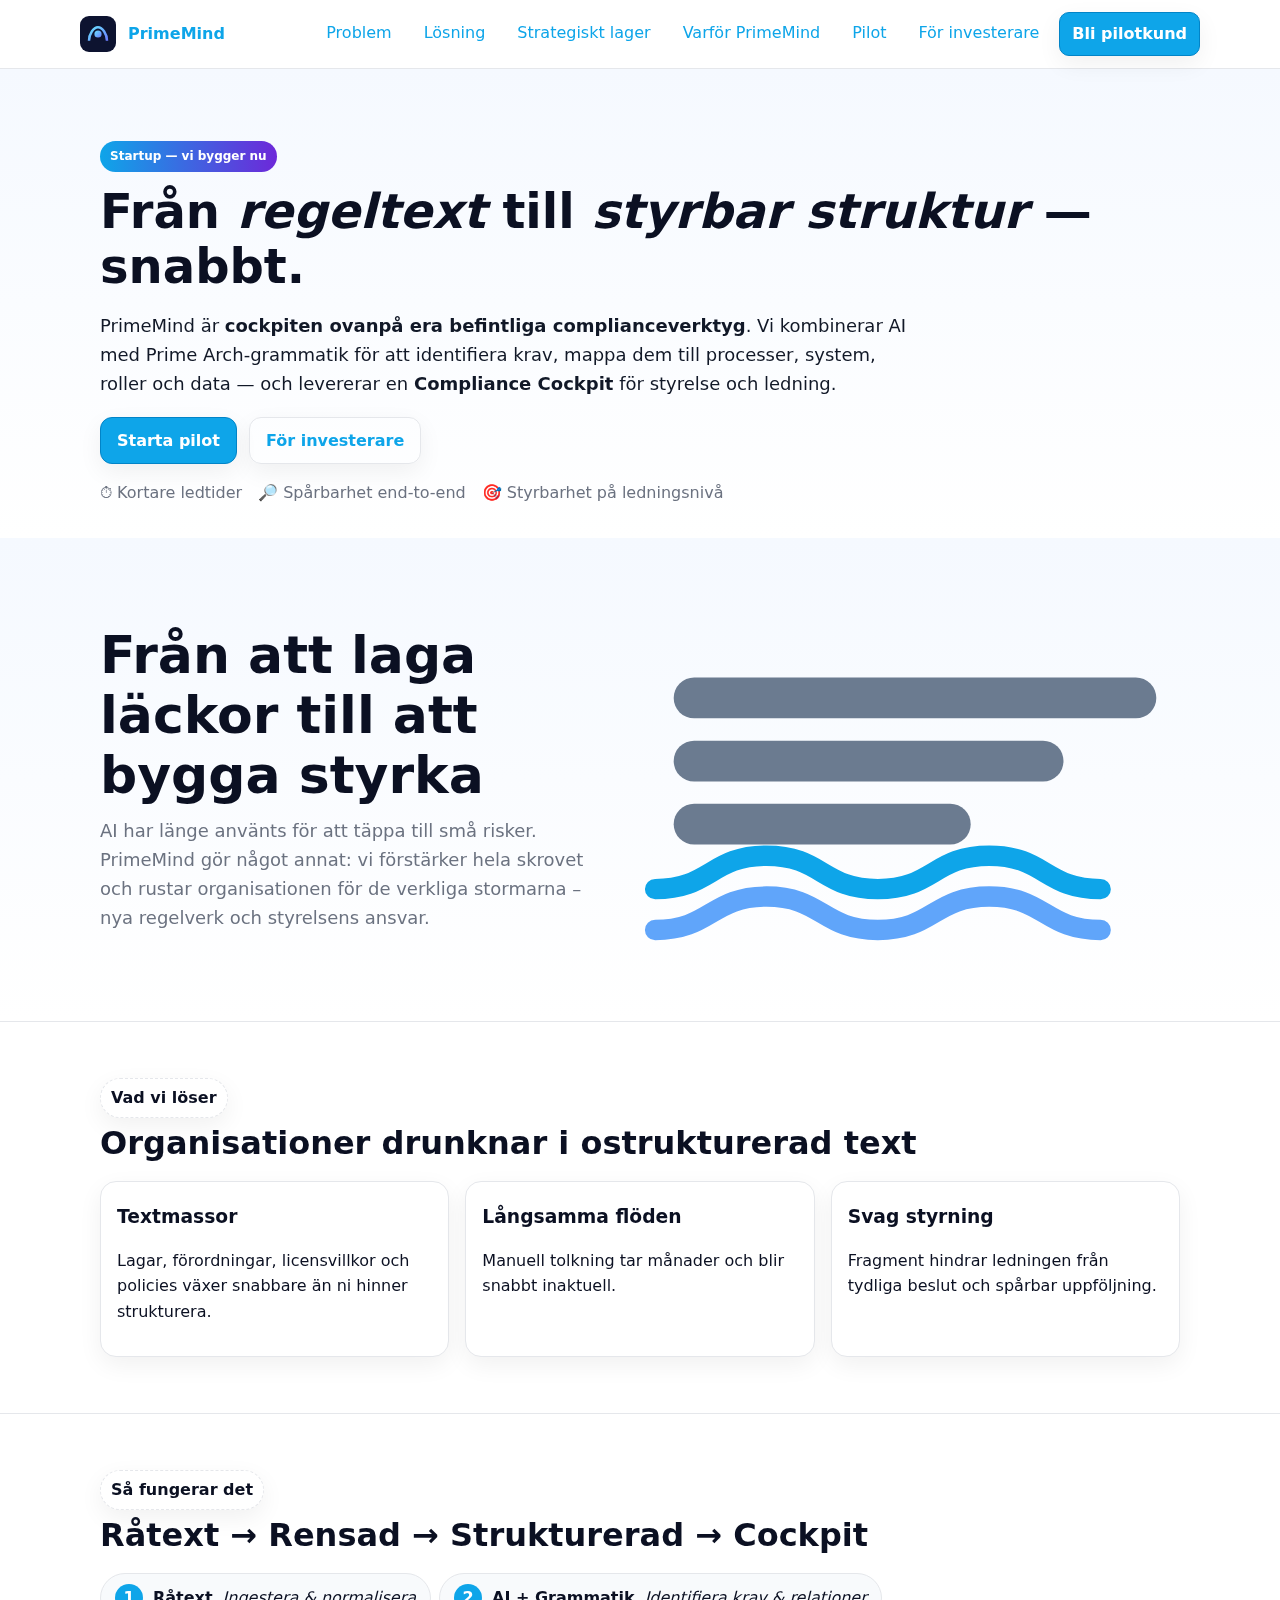
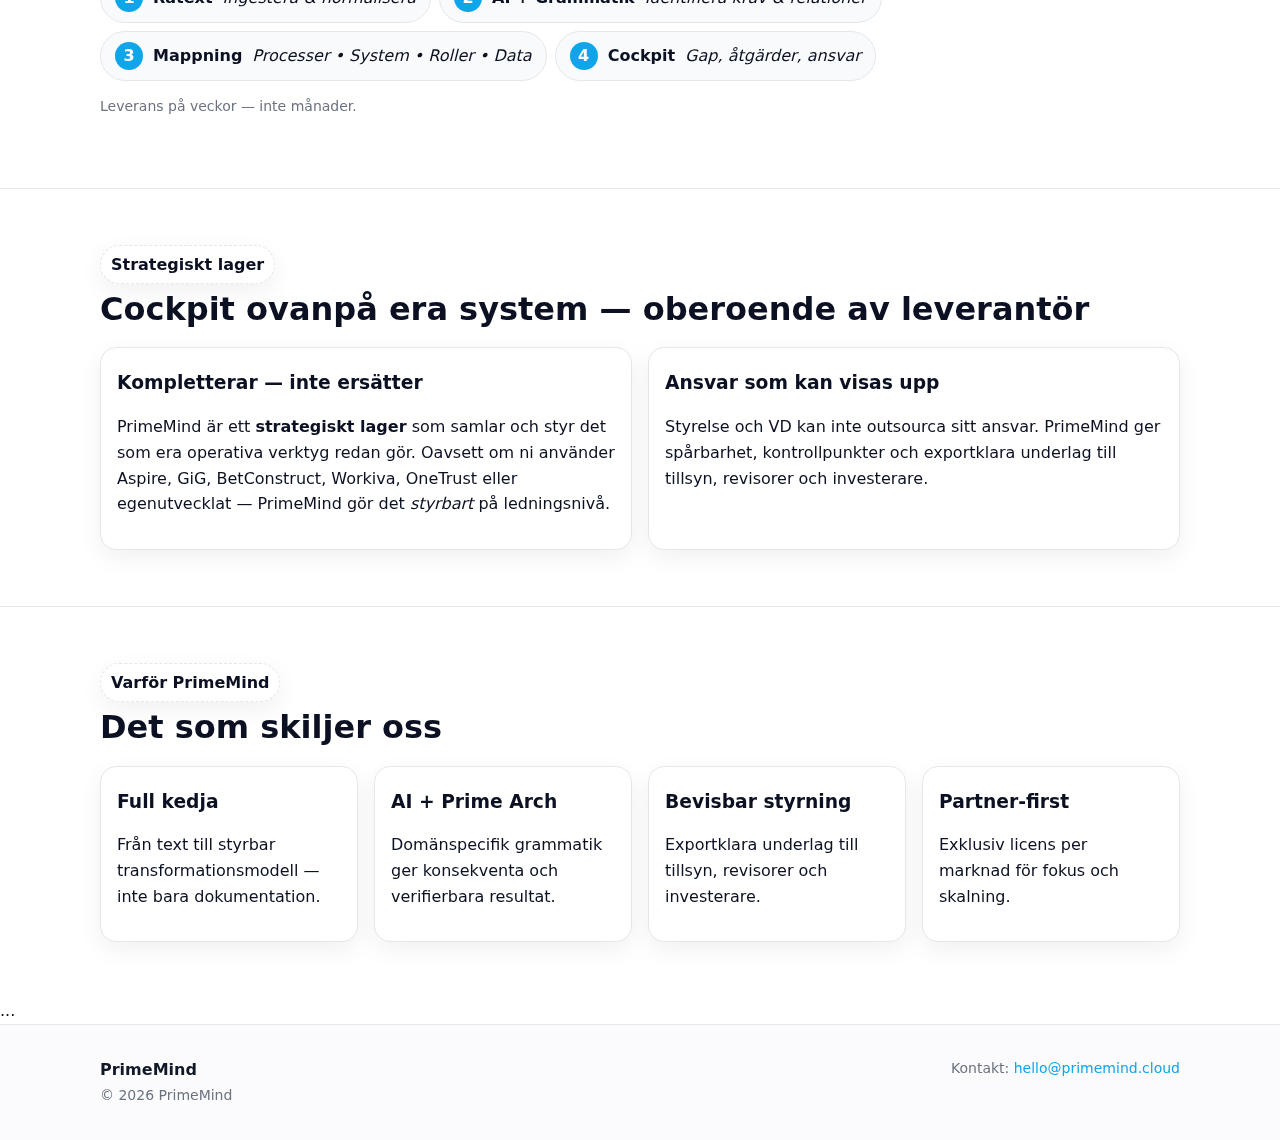
<file: index.html>
<!doctype html>
<html lang="sv">
<head>
  <script defer data-domain="primemind.cloud" src="https://plausible.io/js/script.file-downloads.outbound-links.tagged-events.js"></script>
  <script>
    window.plausible = window.plausible || function() {
      (window.plausible.q = window.plausible.q || []).push(arguments)
    }
  </script>
  <link rel="icon" href="assets/icons/favicon.ico" type="image/x-icon">
  <link rel="icon" href="assets/icons/favicon-16x16.png" sizes="16x16">
  <link rel="icon" href="assets/icons/favicon-32x32.png" sizes="32x32">
  <link rel="apple-touch-icon" href="assets/icons/apple-icon-180x180.png">
  <link rel="manifest" href="assets/icons/manifest.json">
  <meta charset="utf-8">
  <meta name="viewport" content="width=device-width, initial-scale=1">
  <title>PrimeMind — Från regeltext till styrbar struktur</title>
  <meta name="description" content="PrimeMind är ett strategiskt lager ovanpå era complianceverktyg. Vi översätter komplexa regelverk till en styrbar modell kopplad till processer, roller, system och data — på veckor, inte månader.">
  <link rel="stylesheet" href="styles.css">
</head>
<body>
<header class="header">
  <div class="container nav">
    <a class="brand" href="index.html">
      <img src="assets/logo.svg" alt="PrimeMind">
      <span>PrimeMind</span>
    </a>
    <nav class="nav-links" aria-label="Huvudmeny">
      <a href="#problem">Problem</a>
      <a href="#losning">Lösning</a>
      <a href="#strategiskt">Strategiskt lager</a>
      <a href="#varfor">Varför PrimeMind</a>
      <a href="pilot.html">Pilot</a>
      <a href="investors.html">För investerare</a>
      <a class="btn btn-primary" href="pilot.html#start">Bli pilotkund</a>
    </nav>
  </div>
</header>

<main>
  <section class="hero">
    <div class="container">
      <span class="badge">Startup — vi bygger nu</span>
      <h1>Från <em>regeltext</em> till <em>styrbar struktur</em> — snabbt.</h1>
      <p class="lead">
        PrimeMind är <strong>cockpiten ovanpå era befintliga complianceverktyg</strong>.
        Vi kombinerar AI med Prime Arch-grammatik för att identifiera krav, mappa dem till
        processer, system, roller och data — och levererar en <strong>Compliance Cockpit</strong> för styrelse och ledning.
      </p>
      <div class="hero-cta">
        <a class="btn btn-primary" href="pilot.html#start">Starta pilot</a>
        <a class="btn btn-ghost" href="investors.html">För investerare</a>
      </div>
      <ul class="signals">
        <li>⏱ Kortare ledtider</li>
        <li>🔎 Spårbarhet end-to-end</li>
        <li>🎯 Styrbarhet på ledningsnivå</li>
      </ul>
    </div>
  </section>

  <section class="value-split">
    <div class="container wrap">
      <div class="value-copy">
        <h2>Från att laga läckor till att bygga styrka</h2>
        <p>
          AI har länge använts för att täppa till små risker. PrimeMind gör något annat:
          vi förstärker hela skrovet och rustar organisationen för de verkliga stormarna –
          nya regelverk och styrelsens ansvar.
        </p>
      </div>
      <div class="value-illu" aria-hidden="true">
        <!-- ikon som i originalet -->
        <svg viewBox="0 0 640 400" xmlns="http://www.w3.org/2000/svg" role="img" aria-label="">
          <rect x="60" y="90"  rx="22" ry="22" width="520" height="44" fill="#6b7b90"/>
          <rect x="60" y="158" rx="22" ry="22" width="420" height="44" fill="#6b7b90"/>
          <rect x="60" y="226" rx="22" ry="22" width="320" height="44" fill="#6b7b90"/>
          <path d="M40 318c60 0 60-36 120-36s60 36 120 36 60-36 120-36 60 36 120 36"
                fill="none" stroke="var(--brand)" stroke-width="22" stroke-linecap="round"/>
          <path d="M40 362c60 0 60-36 120-36s60 36 120 36 60-36 120-36 60 36 120 36"
                fill="none" stroke="#60a5fa" stroke-width="22" stroke-linecap="round"/>
        </svg>
      </div>
    </div>
  </section>

  <section id="problem" class="section">
    <div class="container">
      <div class="band">Vad vi löser</div>
      <h2>Organisationer drunknar i ostrukturerad text</h2>
      <div class="grid-3">
        <div class="card"><h3>Textmassor</h3><p>Lagar, förordningar, licensvillkor och policies växer snabbare än ni hinner strukturera.</p></div>
        <div class="card"><h3>Långsamma flöden</h3><p>Manuell tolkning tar månader och blir snabbt inaktuell.</p></div>
        <div class="card"><h3>Svag styrning</h3><p>Fragment hindrar ledningen från tydliga beslut och spårbar uppföljning.</p></div>
      </div>
    </div>
  </section>

  <section id="losning" class="section">
    <div class="container">
      <div class="band">Så fungerar det</div>
      <h2>Råtext → Rensad → Strukturerad → Cockpit</h2>
      <div class="pipe">
        <div class="pipe-step"><span>1</span><strong>Råtext</strong><em>Ingestera & normalisera</em></div>
        <div class="pipe-step"><span>2</span><strong>AI + Grammatik</strong><em>Identifiera krav & relationer</em></div>
        <div class="pipe-step"><span>3</span><strong>Mappning</strong><em>Processer • System • Roller • Data</em></div>
        <div class="pipe-step"><span>4</span><strong>Cockpit</strong><em>Gap, åtgärder, ansvar</em></div>
      </div>
      <p class="note">Leverans på veckor — inte månader.</p>
    </div>
  </section>

  <section id="strategiskt" class="section">
    <div class="container">
      <div class="band">Strategiskt lager</div>
      <h2>Cockpit ovanpå era system — oberoende av leverantör</h2>
      <div class="grid-2">
        <div class="card">
          <h3>Kompletterar — inte ersätter</h3>
          <p>PrimeMind är ett <strong>strategiskt lager</strong> som samlar och styr det som era operativa
             verktyg redan gör. Oavsett om ni använder Aspire, GiG, BetConstruct, Workiva,
             OneTrust eller egenutvecklat — PrimeMind gör det <em>styrbart</em> på ledningsnivå.</p>
        </div>
        <div class="card">
          <h3>Ansvar som kan visas upp</h3>
          <p>Styrelse och VD kan inte outsourca sitt ansvar. PrimeMind ger spårbarhet, kontrollpunkter
             och exportklara underlag till tillsyn, revisorer och investerare.</p>
        </div>
      </div>
    </div>
  </section>

  <!-- resten av sidan som i original men med uppdaterade “Varför PrimeMind” -->
  <section id="varfor" class="section">
    <div class="container">
      <div class="band">Varför PrimeMind</div>
      <h2>Det som skiljer oss</h2>
      <div class="grid-4">
        <div class="card"><h3>Full kedja</h3><p>Från text till styrbar transformationsmodell — inte bara dokumentation.</p></div>
        <div class="card"><h3>AI + Prime Arch</h3><p>Domänspecifik grammatik ger konsekventa och verifierbara resultat.</p></div>
        <div class="card"><h3>Bevisbar styrning</h3><p>Exportklara underlag till tillsyn, revisorer och investerare.</p></div>
        <div class="card"><h3>Partner-first</h3><p>Exklusiv licens per marknad för fokus och skalning.</p></div>
      </div>
    </div>
  </section>

  <!-- Branscher + Pilotblock som i original -->
  ...
</main>

<footer class="footer">
  <div class="container cols">
    <div><strong>PrimeMind</strong><br><span class="small">© <span id="year"></span> PrimeMind</span></div>
    <div class="small">Kontakt: <a href="mailto:hello@primemind.cloud">hello@primemind.cloud</a></div>
  </div>
</footer>
<script src="main.js"></script>
</body>
</html>
</file>
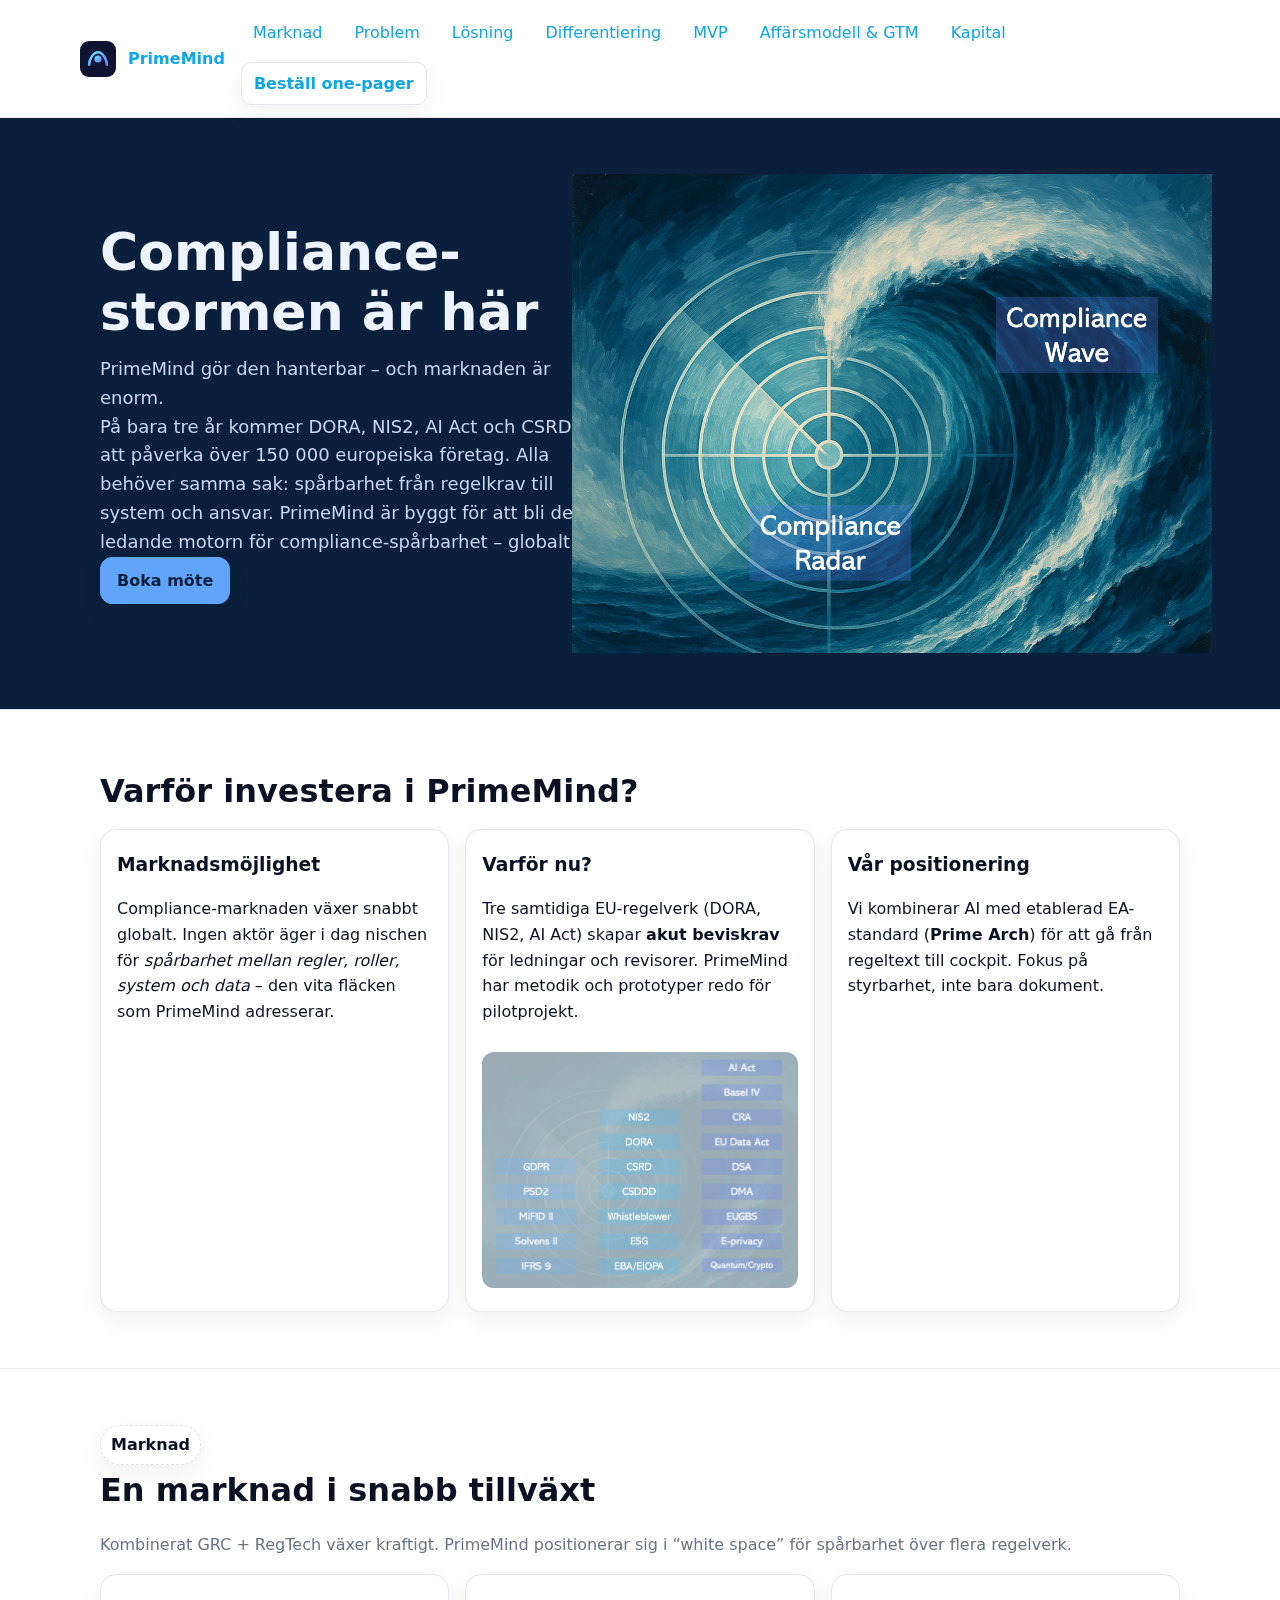
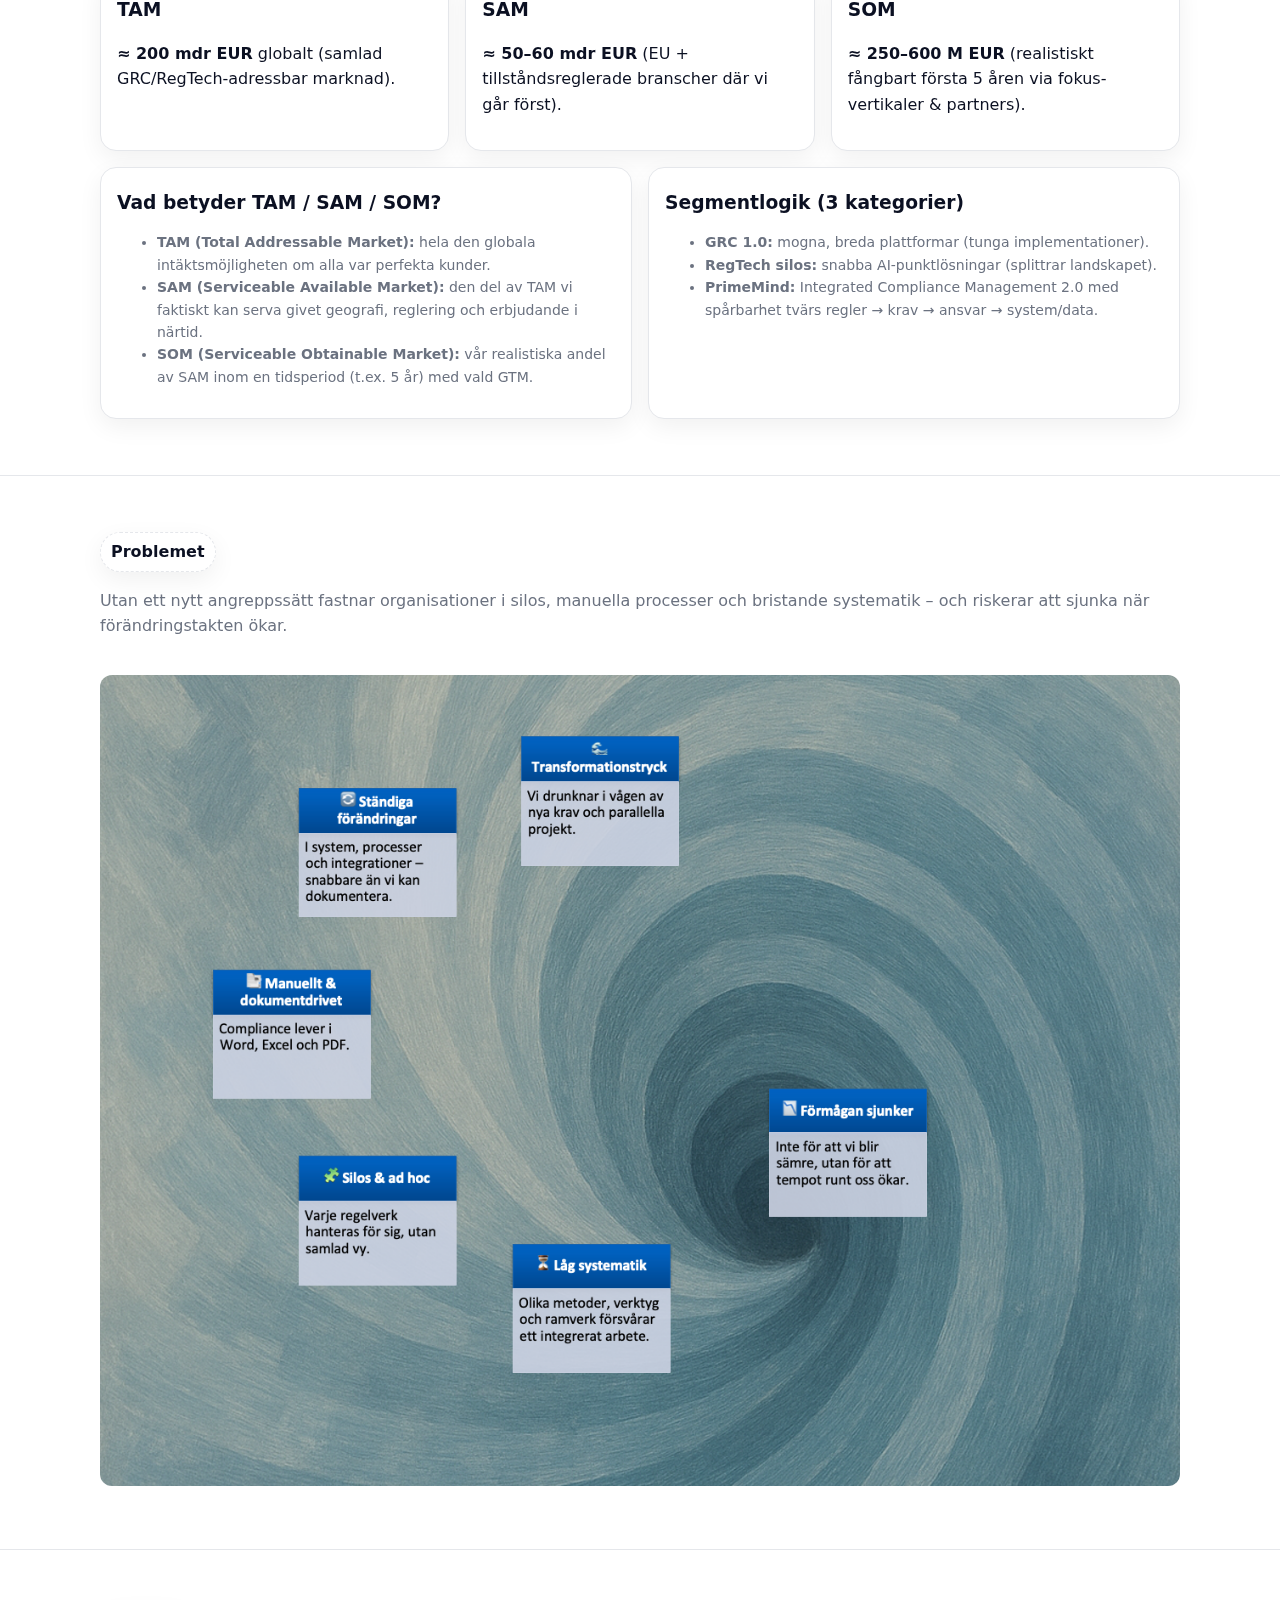
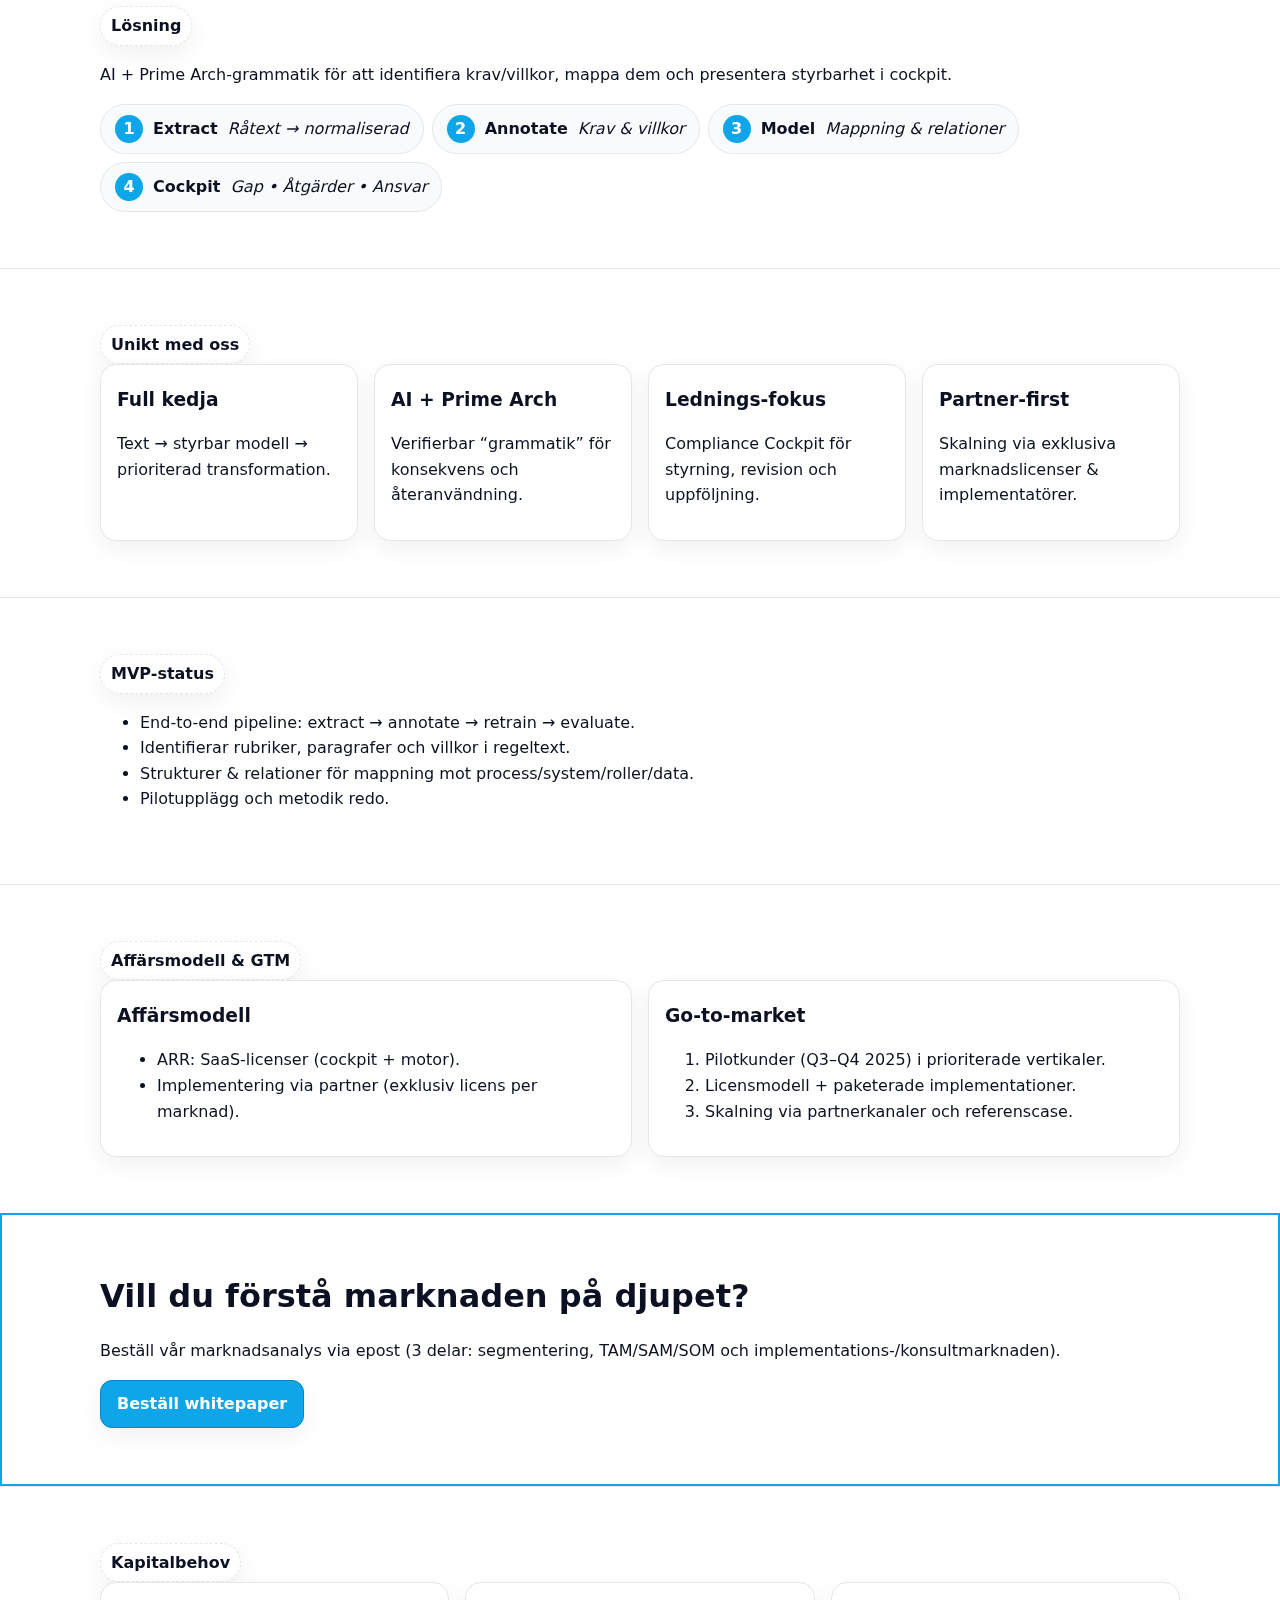
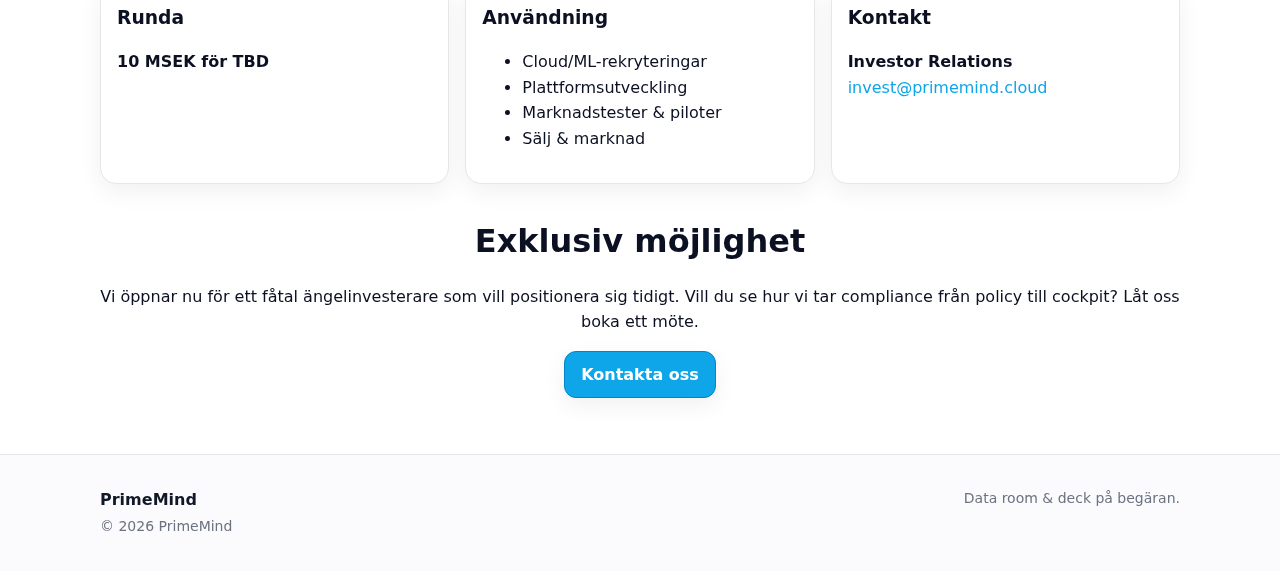
<file: investors.html>
<!doctype html>
<html lang="sv">
<head>
  <script defer data-domain="primemind.cloud" src="https://plausible.io/js/script.file-downloads.outbound-links.tagged-events.js"></script>
  <script>
    window.plausible = window.plausible || function(){(window.plausible.q = window.plausible.q || []).push(arguments)}
  </script>

  <!-- Icons & PWA -->
  <link rel="icon" href="assets/icons/favicon.ico" type="image/x-icon">
  <link rel="icon" href="assets/icons/favicon-16x16.png" sizes="16x16">
  <link rel="icon" href="assets/icons/favicon-32x32.png" sizes="32x32">
  <link rel="apple-touch-icon" href="assets/icons/apple-icon-180x180.png">
  <link rel="manifest" href="assets/icons/manifest.json">

  <meta charset="utf-8">
  <meta name="viewport" content="width=device-width, initial-scale=1">
  <title>För investerare — PrimeMind</title>
  <meta name="description" content="PrimeMind — AI-driven plattform som går från regeltext till styrbar struktur. Marknad, lösning, team och investeringsmöjlighet.">
  <link rel="stylesheet" href="styles.css">
</head>
<body>
<header class="header">
  <div class="container nav">
    <a class="brand" href="index.html">
      <img src="assets/logo.svg" alt="PrimeMind">
      <span>PrimeMind</span>
    </a>
    <nav class="nav-links">
      <a href="#marknad">Marknad</a>
      <a href="#problem">Problem</a>
      <a href="#losning">Lösning</a>
      <a href="#moat">Differentiering</a>
      <a href="#mvp">MVP</a>
      <a href="#gtm">Affärsmodell & GTM</a>
      <a href="#kapital">Kapital</a>
      <a class="btn" href="mailto:invest@primemind.cloud">Beställ one-pager</a>
    </nav>
  </div>
</header>

<main>
  <!-- HERO: Compliance Wave + Radar -->
  <section class="value-split--dark" id="hero">
    <div class="container wrap">
      <div class="value-copy">
        <h2>Compliance-stormen är här</h2>
        <p>PrimeMind gör den hanterbar – och marknaden är enorm.</p>
        <p>På bara tre år kommer DORA, NIS2, AI Act och CSRD att påverka över 150&nbsp;000 europeiska företag. Alla behöver samma sak: spårbarhet från regelkrav till system och ansvar. PrimeMind är byggt för att bli den ledande motorn för compliance-spårbarhet – globalt.</p>
        <a class="btn btn-primary" href="mailto:invest@primemind.cloud">Boka möte</a>
      </div>
      <div class="value-illu">
        <img src="assets/compliance-wave-radar.png" alt="Compliance Wave & Radar" loading="eager">
      </div>
    </div>
  </section>

  <!-- Tre block: varför investera -->
  <section class="section">
    <div class="container">
      <h2>Varför investera i PrimeMind?</h2>
      <div class="grid-3">
        <div class="card">
          <h3>Marknadsmöjlighet</h3>
          <p>Compliance-marknaden växer snabbt globalt. Ingen aktör äger i dag nischen för <em>spårbarhet mellan regler, roller, system och data</em> – den vita fläcken som PrimeMind adresserar.</p>
        </div>
        <div class="card">
          <h3>Varför nu?</h3>
          <p>Tre samtidiga EU-regelverk (DORA, NIS2, AI Act) skapar <strong>akut beviskrav</strong> för ledningar och revisorer. PrimeMind har metodik och prototyper redo för pilotprojekt.</p>
          <img src="assets/regulatory-radar.png" alt="Regulatory Radar" style="margin-top:12px;border-radius:12px;max-width:100%;" loading="lazy">
        </div>
        <div class="card">
          <h3>Vår positionering</h3>
          <p>Vi kombinerar AI med etablerad EA-standard (<strong>Prime Arch</strong>) för att gå från regeltext till cockpit. Fokus på styrbarhet, inte bara dokument.</p>
        </div>
      </div>
    </div>
  </section>

  <!-- MARKNAD: siffror + förklaring av TAM/SAM/SOM -->
  <section id="marknad" class="section">
    <div class="container">
      <div class="band">Marknad</div>
      <h2>En marknad i snabb tillväxt</h2>
      <p class="muted">Kombinerat GRC + RegTech växer kraftigt. PrimeMind positionerar sig i “white space” för spårbarhet över flera regelverk.</p>

      <div class="grid-3" style="margin-top:12px">
        <div class="card">
          <h3>TAM</h3>
          <p><strong>≈ 200&nbsp;mdr EUR</strong> globalt (samlad GRC/RegTech-adressbar marknad).</p>
        </div>
        <div class="card">
          <h3>SAM</h3>
          <p><strong>≈ 50–60&nbsp;mdr EUR</strong> (EU + tillståndsreglerade branscher där vi går först).</p>
        </div>
        <div class="card">
          <h3>SOM</h3>
          <p><strong>≈ 250–600&nbsp;M&nbsp;EUR</strong> (realistiskt fångbart första 5 åren via fokus-vertikaler & partners).</p>
        </div>
      </div>

      <div class="grid-2" style="margin-top:16px">
        <div class="card">
          <h3>Vad betyder TAM / SAM / SOM?</h3>
          <ul class="small">
            <li><strong>TAM (Total Addressable Market):</strong> hela den globala intäktsmöjligheten om alla var perfekta kunder.</li>
            <li><strong>SAM (Serviceable Available Market):</strong> den del av TAM vi faktiskt kan serva givet geografi, reglering och erbjudande i närtid.</li>
            <li><strong>SOM (Serviceable Obtainable Market):</strong> vår realistiska andel av SAM inom en tidsperiod (t.ex. 5 år) med vald GTM.</li>
          </ul>
        </div>
        <div class="card">
          <h3>Segmentlogik (3 kategorier)</h3>
          <ul class="small">
            <li><strong>GRC 1.0:</strong> mogna, breda plattformar (tunga implementationer).</li>
            <li><strong>RegTech silos:</strong> snabba AI-punktlösningar (splittrar landskapet).</li>
            <li><strong>PrimeMind:</strong> Integrated Compliance Management 2.0 med spårbarhet tvärs regler → krav → ansvar → system/data.</li>
          </ul>
        </div>
      </div>
    </div>
  </section>

  <!-- PROBLEMET (med din spiralbild) -->
  <section id="problem" class="section">
    <div class="container">
      <div class="band">Problemet</div>
      <p class="muted">Utan ett nytt angreppssätt fastnar organisationer i silos, manuella processer och bristande systematik – och riskerar att sjunka när förändringstakten ökar.</p>
      <img src="assets/compliance-spiral.png" alt="Compliance Spiral" style="margin-top:20px;border-radius:12px;max-width:100%;" loading="lazy">
    </div>
  </section>

  <!-- LÖSNING -->
  <section id="losning" class="section">
    <div class="container">
      <div class="band">Lösning</div>
      <p>AI + Prime Arch-grammatik för att identifiera krav/villkor, mappa dem och presentera styrbarhet i cockpit.</p>
      <div class="pipe">
        <div class="pipe-step"><span>1</span><strong>Extract</strong><em> Råtext → normaliserad</em></div>
        <div class="pipe-step"><span>2</span><strong>Annotate</strong><em> Krav & villkor</em></div>
        <div class="pipe-step"><span>3</span><strong>Model</strong><em> Mappning & relationer</em></div>
        <div class="pipe-step"><span>4</span><strong>Cockpit</strong><em> Gap • Åtgärder • Ansvar</em></div>
      </div>
    </div>
  </section>

  <!-- DIFFERENTIERING -->
  <section id="moat" class="section">
    <div class="container">
      <div class="band">Unikt med oss</div>
      <div class="grid-4">
        <div class="card"><h3>Full kedja</h3><p>Text → styrbar modell → prioriterad transformation.</p></div>
        <div class="card"><h3>AI + Prime Arch</h3><p>Verifierbar “grammatik” för konsekvens och återanvändning.</p></div>
        <div class="card"><h3>Lednings-fokus</h3><p>Compliance Cockpit för styrning, revision och uppföljning.</p></div>
        <div class="card"><h3>Partner-first</h3><p>Skalning via exklusiva marknadslicenser & implementatörer.</p></div>
      </div>
    </div>
  </section>

  <!-- MVP -->
  <section id="mvp" class="section">
    <div class="container">
      <div class="band">MVP-status</div>
      <ul>
        <li>End-to-end pipeline: extract → annotate → retrain → evaluate.</li>
        <li>Identifierar rubriker, paragrafer och villkor i regeltext.</li>
        <li>Strukturer & relationer för mappning mot process/system/roller/data.</li>
        <li>Pilotupplägg och metodik redo.</li>
      </ul>
    </div>
  </section>

  <!-- GTM -->
  <section id="gtm" class="section">
    <div class="container">
      <div class="band">Affärsmodell & GTM</div>
      <div class="grid-2">
        <div class="card">
          <h3>Affärsmodell</h3>
          <ul>
            <li>ARR: SaaS-licenser (cockpit + motor).</li>
            <li>Implementering via partner (exklusiv licens per marknad).</li>
          </ul>
        </div>
        <div class="card">
          <h3>Go-to-market</h3>
          <ol>
            <li>Pilotkunder (Q3–Q4 2025) i prioriterade vertikaler.</li>
            <li>Licensmodell + paketerade implementationer.</li>
            <li>Skalning via partnerkanaler och referenscase.</li>
          </ol>
        </div>
      </div>
    </div>
  </section>

  <!-- WHITEPAPER CTA -->
  <section class="section highlight" id="whitepaper">
    <div class="container">
      <h2>Vill du förstå marknaden på djupet?</h2>
      <p>Beställ vår marknadsanalys via epost (3 delar: segmentering, TAM/SAM/SOM och implementations-/konsultmarknaden).</p>
      <a href="mailto:invest@primemind.cloud" class="btn btn-primary">Beställ whitepaper</a>
    </div>
  </section>

  <!-- KAPITAL -->
  <section id="kapital" class="section">
    <div class="container">
      <div class="band">Kapitalbehov</div>
      <div class="grid-3">
        <div class="card">
          <h3>Runda</h3>
          <p><strong>10&nbsp;MSEK för TBD</strong></p>
        </div>
        <div class="card">
          <h3>Användning</h3>
          <ul>
            <li>Cloud/ML-rekryteringar</li>
            <li>Plattformsutveckling</li>
            <li>Marknadstester & piloter</li>
            <li>Sälj & marknad</li>
          </ul>
        </div>
        <div class="card">
          <h3>Kontakt</h3>
          <p><strong>Investor Relations</strong><br>
            <a href="mailto:invest@primemind.cloud">invest@primemind.cloud</a>
          </p>
        </div>
      </div>

      <div style="margin-top:32px;text-align:center">
        <h2>Exklusiv möjlighet</h2>
        <p>Vi öppnar nu för ett fåtal ängelinvesterare som vill positionera sig tidigt. Vill du se hur vi tar compliance från policy till cockpit? Låt oss boka ett möte.</p>
        <a href="mailto:invest@primemind.cloud" class="btn btn-primary">Kontakta oss</a>
      </div>
    </div>
  </section>
</main>

<footer class="footer">
  <div class="container cols">
    <div><strong>PrimeMind</strong><br><span class="small">© <span id="year"></span> PrimeMind</span></div>
    <div class="small">Data room & deck på begäran.</div>
  </div>
</footer>
<script src="main.js"></script>
</body>
</html>
</file>
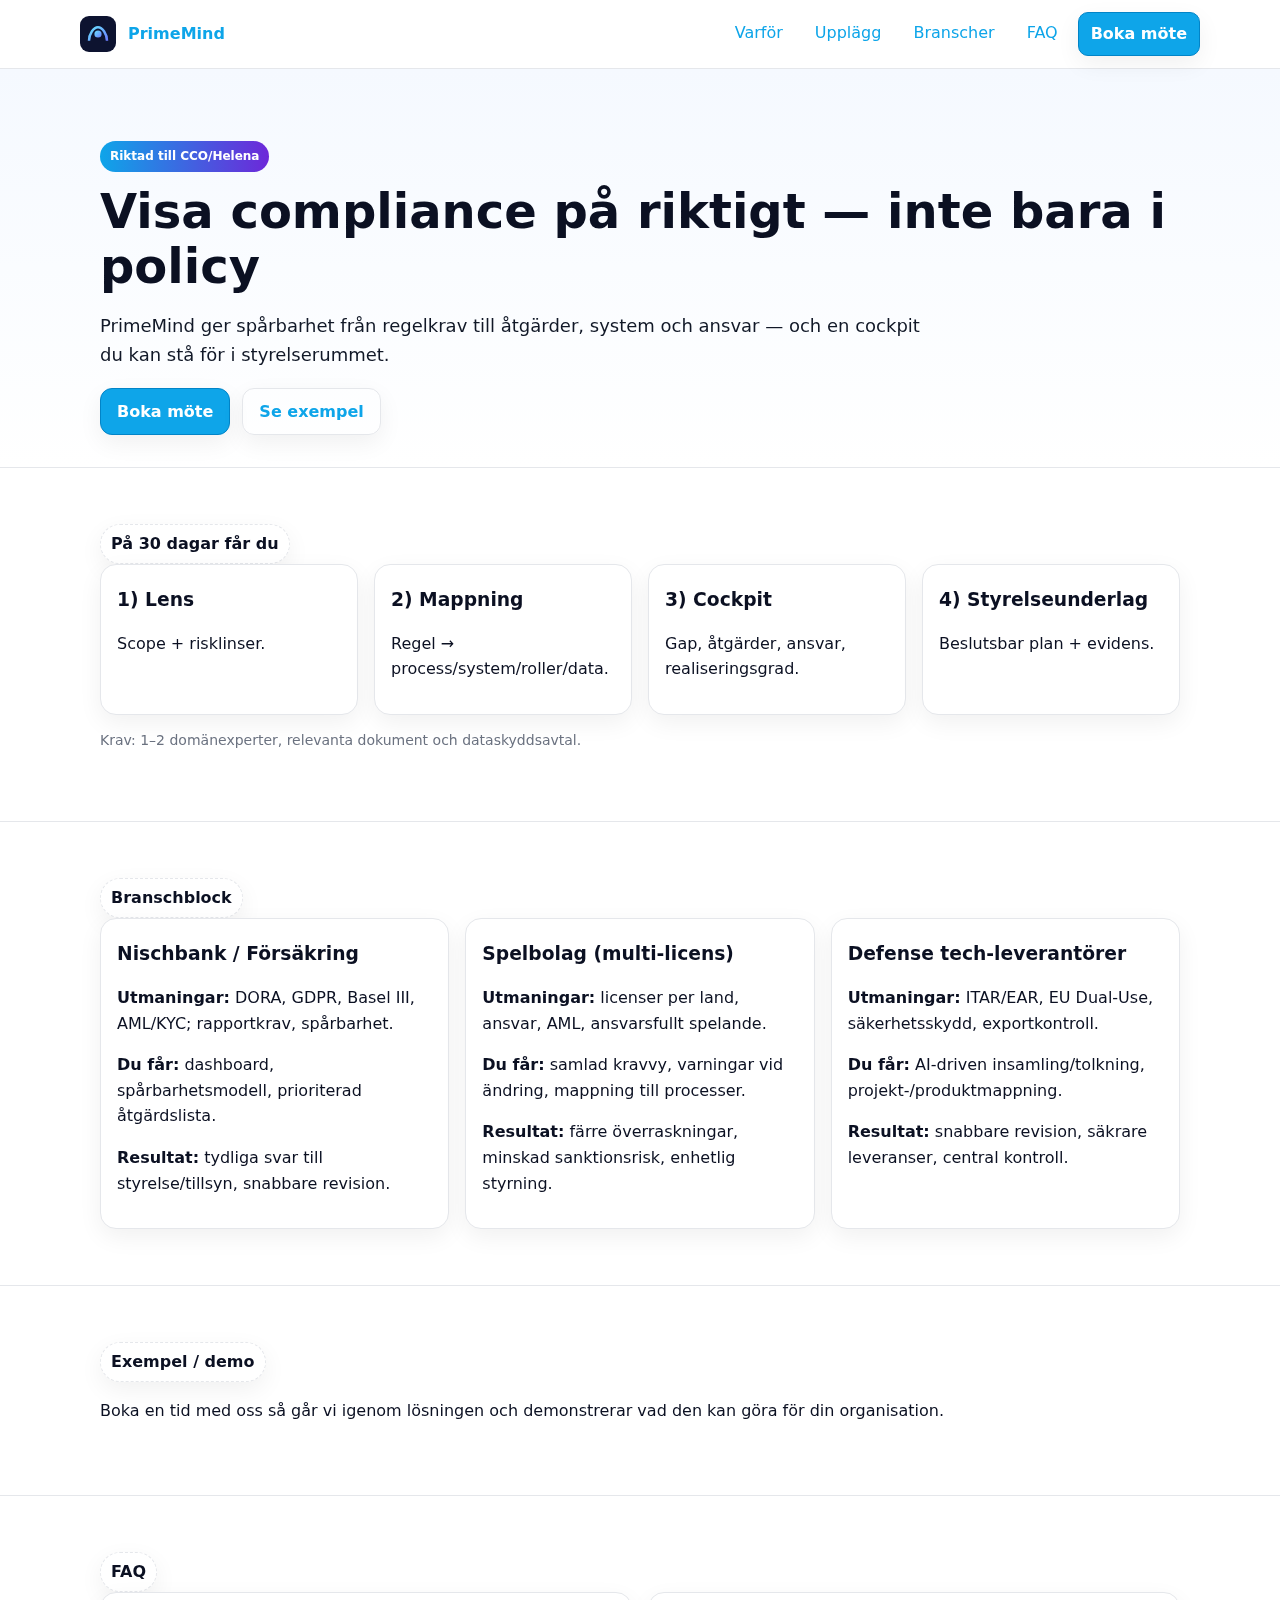
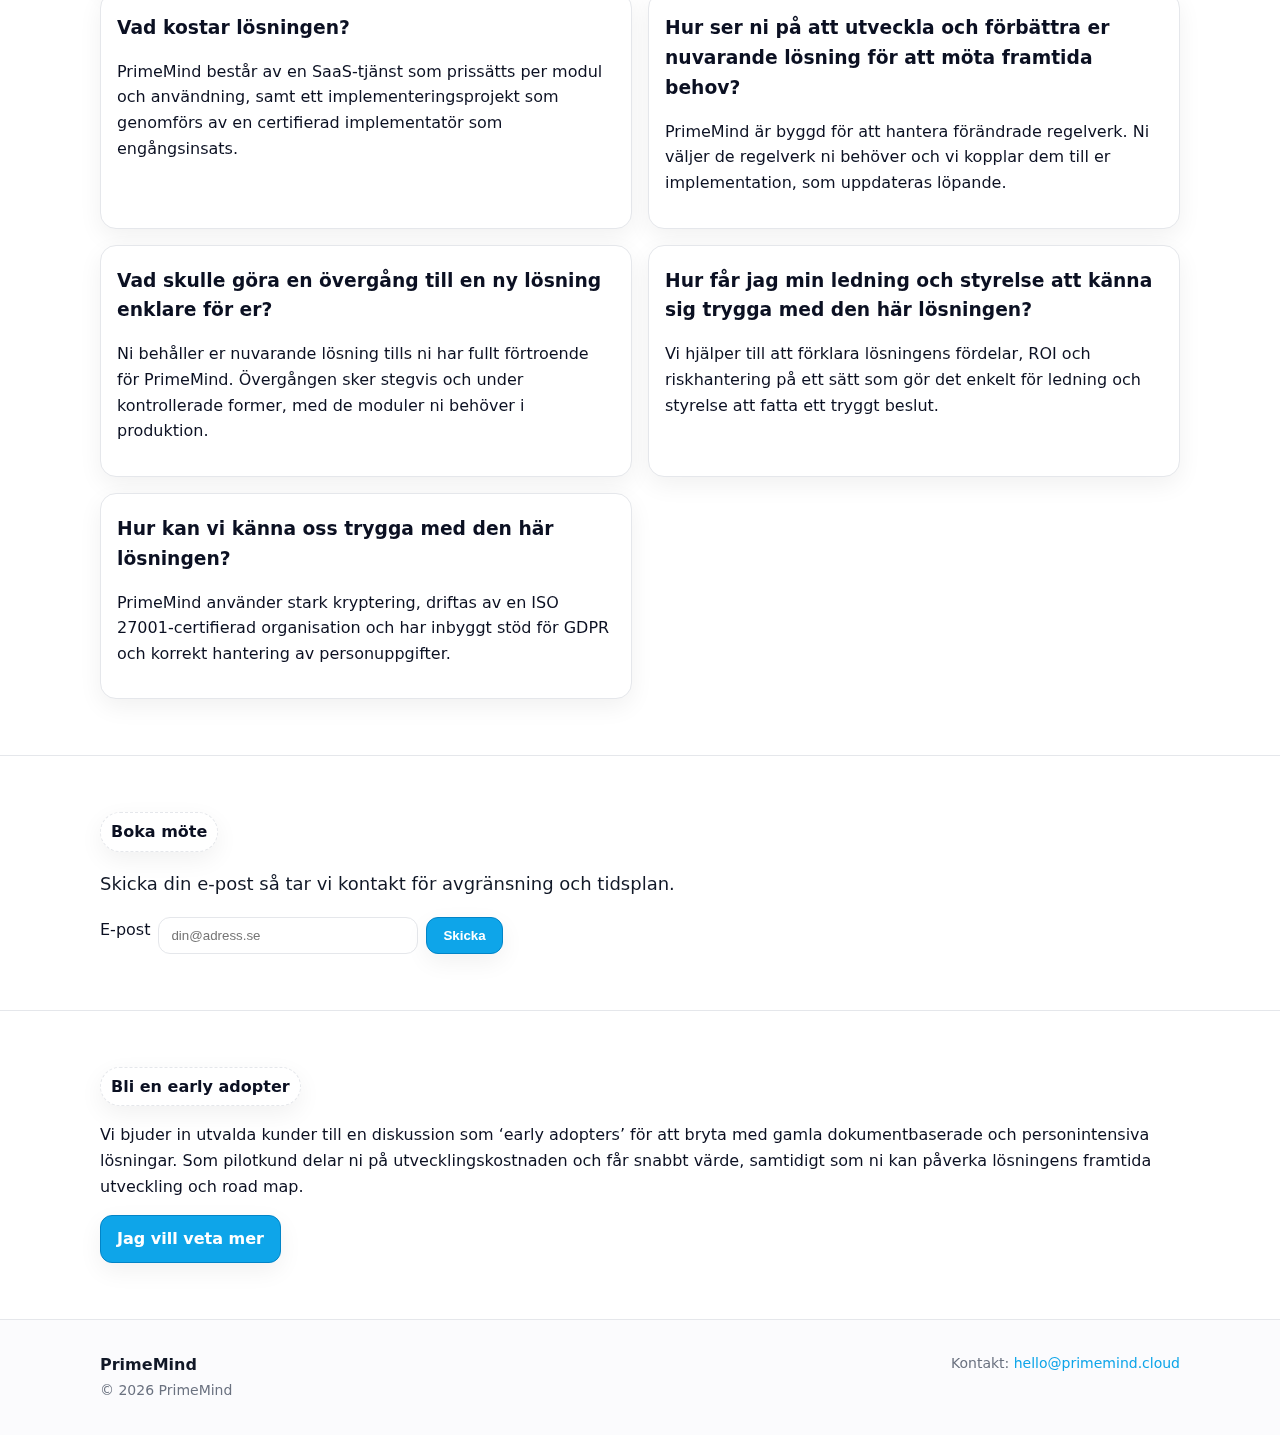
<file: pilot.html>
<!doctype html>
<html lang="sv">
<head>
  <script defer data-domain="primemind.cloud" src="https://plausible.io/js/script.file-downloads.outbound-links.tagged-events.js"></script>
  <script>
    window.plausible = window.plausible || function() {
      (window.plausible.q = window.plausible.q || []).push(arguments)
    }
  </script>
  <!-- Other head elements like meta tags, title, etc. -->
  <!-- Favicon för webbläsare -->
  <link rel="icon" href="assets/icons/favicon.ico" type="image/x-icon">
  <link rel="icon" href="assets/icons/favicon-16x16.png" sizes="16x16">
  <link rel="icon" href="assets/icons/favicon-32x32.png" sizes="32x32">
  
  <!-- Apple- och iOS-enheter -->
  <link rel="apple-touch-icon" href="assets/icons/apple-icon-180x180.png">
  
  <!-- För manifest och PWA -->
  <link rel="manifest" href="assets/icons/manifest.json">

  <meta charset="utf-8">
  <meta name="viewport" content="width=device-width, initial-scale=1">
  <title>Pilotprogram — PrimeMind</title>
  <meta name="description" content="Pilotprogram för CCO/Helena — nischbanker, spelbolag och defense tech‑leverantörer. Få en styrbar Compliance Cockpit på 4 veckor.">
  <link rel="stylesheet" href="styles.css">
</head>
<body>
<header class="header">
  <div class="container nav">
    <a class="brand" href="index.html">
      <img src="assets/logo.svg" alt="PrimeMind">
      <span>PrimeMind</span>
    </a>
    <nav class="nav-links">
      <a href="index.html#varfor">Varför</a>
      <a href="#upplagg">Upplägg</a>
      <a href="#bransch">Branscher</a>
      <a href="#faq">FAQ</a>
      <a class="btn btn-primary" href="#start">Boka möte</a>
    </nav>
  </div>
</header>

<main>
  <section class="hero">
    <div class="container">
      <span class="badge">Riktad till CCO/Helena</span>
      <h1>Visa compliance på riktigt — inte bara i policy</h1>
      <p class="lead">PrimeMind ger spårbarhet från regelkrav till åtgärder, system och ansvar — och en cockpit du kan stå för i styrelserummet.</p>
      <div class="hero-cta">
        <a class="btn btn-primary" href="#start">Boka möte</a>
        <a class="btn btn-ghost" href="#exempel">Se exempel</a>
      </div>
    </div>
  </section>

  <section id="upplagg" class="section">
    <div class="container">
      <div class="band">På 30 dagar får du</div>
      <div class="grid-4">
        <div class="card"><h3>1) Lens</h3><p>Scope + risklinser.</p></div>
        <div class="card"><h3>2) Mappning</h3><p>Regel → process/system/roller/data.</p></div>
        <div class="card"><h3>3) Cockpit</h3><p>Gap, åtgärder, ansvar, realiseringsgrad.</p></div>
        <div class="card"><h3>4) Styrelseunderlag</h3><p>Beslutsbar plan + evidens.</p></div>
      </div>
      <p class="note">Krav: 1–2 domänexperter, relevanta dokument och dataskyddsavtal.</p>
    </div>
  </section>

  <section id="bransch" class="section">
    <div class="container">
      <div class="band">Branschblock</div>
      <div class="grid-3">
        <div class="card">
          <h3>Nischbank / Försäkring</h3>
          <p><strong>Utmaningar:</strong> DORA, GDPR, Basel III, AML/KYC; rapportkrav, spårbarhet.</p>
          <p><strong>Du får:</strong> dashboard, spårbarhetsmodell, prioriterad åtgärdslista.</p>
          <p><strong>Resultat:</strong> tydliga svar till styrelse/tillsyn, snabbare revision.</p>
        </div>
        <div class="card">
          <h3>Spelbolag (multi‑licens)</h3>
          <p><strong>Utmaningar:</strong> licenser per land, ansvar, AML, ansvarsfullt spelande.</p>
          <p><strong>Du får:</strong> samlad kravvy, varningar vid ändring, mappning till processer.</p>
          <p><strong>Resultat:</strong> färre överraskningar, minskad sanktionsrisk, enhetlig styrning.</p>
        </div>
        <div class="card">
          <h3>Defense tech‑leverantörer</h3>
          <p><strong>Utmaningar:</strong> ITAR/EAR, EU Dual‑Use, säkerhetsskydd, exportkontroll.</p>
          <p><strong>Du får:</strong> AI‑driven insamling/tolkning, projekt‑/produktmappning.</p>
          <p><strong>Resultat:</strong> snabbare revision, säkrare leveranser, central kontroll.</p>
        </div>
      </div>
    </div>
  </section>

  <section id="exempel" class="section">
    <div class="container">
      <div class="band">Exempel / demo</div>
      <p>Boka en tid med oss så går vi igenom lösningen och demonstrerar vad den kan göra för din organisation.</p>
    </div>
  </section>

  <section id="faq" class="section">
    <div class="container">
      <div class="band">FAQ</div>
      <div class="grid-2">
        <div class="card"><h3>Vad kostar lösningen?</h3><p>PrimeMind består av en SaaS-tjänst som prissätts per modul och användning, samt ett implementeringsprojekt som genomförs av en certifierad implementatör som engångsinsats.</p></div>
        <div class="card"><h3>Hur ser ni på att utveckla och förbättra er nuvarande lösning för att möta framtida behov?</h3><p>PrimeMind är byggd för att hantera förändrade regelverk. Ni väljer de regelverk ni behöver och vi kopplar dem till er implementation, som uppdateras löpande.</p></div>
        <div class="card"><h3>Vad skulle göra en övergång till en ny lösning enklare för er?</h3><p>Ni behåller er nuvarande lösning tills ni har fullt förtroende för PrimeMind. Övergången sker stegvis och under kontrollerade former, med de moduler ni behöver i produktion.</p></div>
        <div class="card"><h3>Hur får jag min ledning och styrelse att känna sig trygga med den här lösningen?</h3><p>Vi hjälper till att förklara lösningens fördelar, ROI och riskhantering på ett sätt som gör det enkelt för ledning och styrelse att fatta ett tryggt beslut.</p></div>
        <div class="card"><h3>Hur kan vi känna oss trygga med den här lösningen?</h3><p>PrimeMind använder stark kryptering, driftas av en ISO 27001-certifierad organisation och har inbyggt stöd för GDPR och korrekt hantering av personuppgifter.</p></div>
      </div>
    </div>
  </section>

  <section id="start" class="section">
    <div class="container">
      <div class="band">Boka möte</div>
      <p class="lead">Skicka din e‑post så tar vi kontakt för avgränsning och tidsplan.</p>
      <form id="wl-form" class="form" aria-label="Pilotförfrågan">
        <label class="visually-hidden" for="email">E‑post</label>
        <input id="email" name="email" type="email" inputmode="email" autocomplete="email" placeholder="din@adress.se" required>
        <button type="submit" class="btn btn-primary">Skicka</button>
        <p id="form-msg" role="status" aria-live="polite"></p>
      </form>
    </div>
  </section>

  <section id="early-adopters" class="section">
    <div class="container">
      <div class="band">Bli en early adopter</div>
      <p>Vi bjuder in utvalda kunder till en diskussion som ‘early adopters’ för att bryta med gamla dokumentbaserade och personintensiva lösningar. Som pilotkund delar ni på utvecklingskostnaden och får snabbt värde, samtidigt som ni kan påverka lösningens framtida utveckling och road map.</p>
      <a href="mailto:hello@primemind.cloud" class="btn btn-primary">Jag vill veta mer</a>
    </div>
  </section>

</main>

<footer class="footer">
  <div class="container cols">
    <div><strong>PrimeMind</strong><br><span class="small">© <span id="year"></span> PrimeMind</span></div>
    <div class="small">Kontakt: <a href="mailto:hello@primemind.cloud">hello@primemind.cloud</a></div>
  </div>
</footer>
<script src="main.js"></script>
</body>
</html>
</file>
<file: styles.css>
:root{
  --bg:#ffffff;
  --text:#0b1022;
  --muted:#6b7280;
  --brand:#0ea5e9;    /* sky-500 */
  --brand-600:#0284c7;/* sky-600 */
  --accent:#6d28d9;   /* violet-700 */
  --surface:#f8fafc;  /* slate-50 */
  --border:#e5e7eb;
  --shadow:0 8px 24px rgba(2,8,23,.06);
}
*{box-sizing:border-box}
html,body{margin:0;padding:0}
body{
  font-family: system-ui, -apple-system, Segoe UI, Roboto, Inter, Arial, "Noto Sans", "Apple Color Emoji","Segoe UI Emoji";
  color:var(--text);
  background:var(--bg);
  line-height:1.6;
}
a{color:var(--brand);text-decoration:none}
a:hover{text-decoration:underline}
.container{max-width:1120px;margin:0 auto;padding:0 20px}
/* Header */
.header{
  position:sticky;top:0;z-index:50;
  background:rgba(255,255,255,.85);
  backdrop-filter:saturate(180%) blur(12px);
  border-bottom:1px solid var(--border);
}
.nav{display:flex;align-items:center;justify-content:space-between;gap:16px;padding:12px 0}
.brand{display:flex;align-items:center;gap:12px;font-weight:700}
.brand img{width:36px;height:36px}
.nav-links{display:flex;flex-wrap:wrap;gap:8px}
.nav-links a{padding:8px 12px;border-radius:10px}
.nav-links a:hover{background:var(--surface)}
.cta{display:flex;gap:10px}
.btn{
  display:inline-flex;align-items:center;justify-content:center;gap:8px;
  padding:10px 16px;border-radius:12px;border:1px solid var(--border);
  background:#fff; box-shadow:var(--shadow); font-weight:600;
}
.btn:hover{transform:translateY(-1px)}
.btn-primary{background:var(--brand);color:#fff;border-color:var(--brand-600)}
.btn-ghost{background:transparent;border-color:var(--border)}
.badge{
  display:inline-block;padding:6px 10px;border-radius:999px;
  background:linear-gradient(90deg,var(--brand),var(--accent)); color:#fff; font-weight:700; font-size:12px;
}
/* Hero */
.hero{padding:72px 0 32px;background:linear-gradient(180deg,#f5f9ff,transparent)}
.hero h1{font-size:clamp(28px,4vw,48px);line-height:1.15;margin:12px 0 10px}
.lead{font-size:18px;color:#111827;max-width:72ch}
.hero-cta{display:flex;gap:12px;margin-top:16px;flex-wrap:wrap}
.signals{display:flex;gap:16px;flex-wrap:wrap;margin:16px 0 0;padding:0;list-style:none;color:var(--muted)}
/* Sections */
.section{padding:56px 0;border-top:1px solid var(--border)}
.section h2{font-size:clamp(22px,3vw,32px);margin:0 0 12px}
.muted{color:var(--muted)}
.grid-3{display:grid;grid-template-columns:repeat(3,minmax(0,1fr));gap:16px}
.grid-2{display:grid;grid-template-columns:repeat(2,minmax(0,1fr));gap:16px}
.grid-4{display:grid;grid-template-columns:repeat(4,minmax(0,1fr));gap:16px}
@media (max-width:900px){.grid-4{grid-template-columns:1fr 1fr}}
@media (max-width:720px){.grid-3,.grid-2{grid-template-columns:1fr}}
.card{background:#fff;border:1px solid var(--border);border-radius:16px;padding:16px;box-shadow:var(--shadow)}
.card h3{margin:4px 0 8px}
.pipe{display:flex;gap:8px;flex-wrap:wrap}
.pipe-step{display:flex;align-items:center;gap:10px;padding:10px 14px;border-radius:999px;background:var(--surface);border:1px solid var(--border)}
.pipe-step span{display:inline-flex;align-items:center;justify-content:center;width:28px;height:28px;border-radius:999px;background:var(--brand);color:#fff;font-weight:800}
.timeline{display:grid;gap:12px}
.highlight{border:2px solid var(--brand)}
/* Footer */
.footer{padding:32px 0;background:#fbfbfd;border-top:1px solid var(--border);color:#111827}
.footer .cols{display:flex;gap:16px;justify-content:space-between;flex-wrap:wrap}
.small{font-size:14px;color:var(--muted)}
/* Forms */
.form{display:flex;gap:8px;flex-wrap:wrap}
.form input[type="email"]{padding:10px 12px;border-radius:12px;border:1px solid var(--border);min-width:260px}
.note{font-size:14px;color:var(--muted)}
/* Section header band */
.band{
  display:inline-flex;align-items:center;gap:10px;padding:6px 10px;border:1px dashed var(--border);
  border-radius:999px;background:#fff;box-shadow:var(--shadow);font-weight:700
}

/* === Value split block (index) === */
.value-split { padding: 56px 0; background: linear-gradient(180deg,#f5f9ff,transparent); }
.value-split .wrap {
  display: grid;
  grid-template-columns: 45% 55%;  /* text : bild */
  gap: 32px;
  align-items: center;
}
.value-copy { max-width: 60ch; }
.value-copy h2 { font-size: clamp(32px,4.8vw,52px); line-height: 1.15; margin: 0 0 12px; }
.value-copy p  { font-size: clamp(16px,2vw,18px); color: var(--muted); margin: 0; }

.value-illu { display:flex; align-items:center; justify-content:flex-end; }
.value-illu svg, .value-illu img {
  width: clamp(380px, 50vw, 640px); /* större bild */
  height: auto;
}

/* Mobil: stapla men behåll tydlig storlek på ikonen */
@media (max-width: 900px){
  .value-split .wrap { grid-template-columns: 1fr; text-align: center; }
  .value-illu { justify-content: center; }
  .value-copy { margin: 0 auto; }
}

/* Om den gamla bakgrundsikonen finns kvar – göm den */
.pm-visual-background { display: none !important; }

/* Dark variant for investors */
.value-split--dark{
  background:#0a1f3b; /* djup blå */
  padding:56px 0;
}
.value-split--dark .wrap{
  display:grid;
  grid-template-columns: 45% 55%;
  gap:32px;
  align-items:center;
}
.value-split--dark .value-copy h2{ color:#eef4ff; }
.value-split--dark .value-copy p{ color:#c7d6ef; } /* ljusare muted på mörk bg */
.value-split--dark .btn.btn-primary{
  background:#60a5fa; border-color:#60a5fa; color:#0a1f3b;
}
@media (max-width:900px){
  .value-split--dark .wrap{ grid-template-columns:1fr; text-align:center; }
  .value-split--dark .value-illu{ justify-content:center; }
}
</file>
